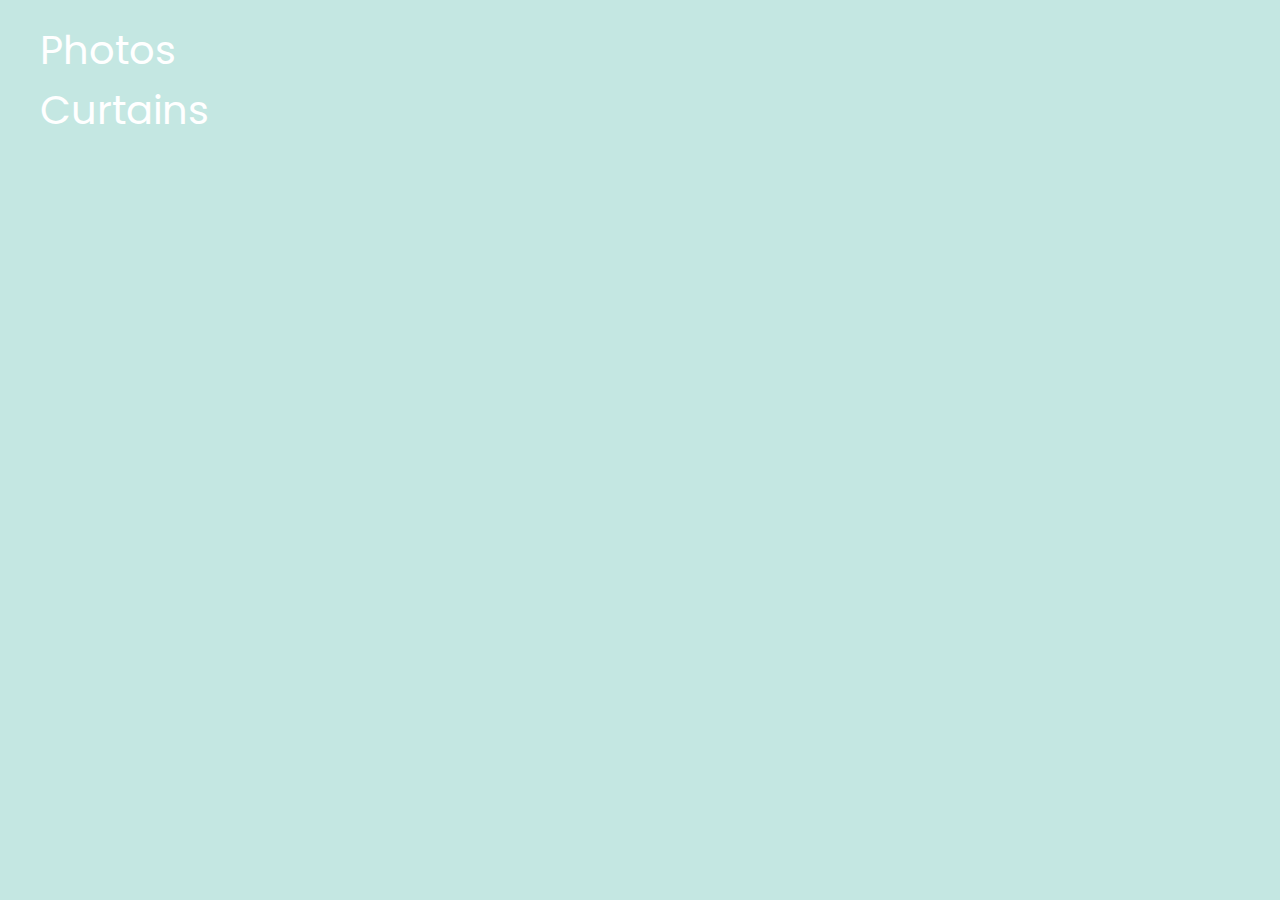
<file: Index.html>
<!DOCTYPE html>
<html>
<head>
	<title>Steve' Web Design PlayGround</title>
	<style type="text/css">
		@import url('https://fonts.googleapis.com/css2?family=Poppins:wght@700&display=swap');
		*{
			padding: 0;
			margin:0;
		}
		body{
			background: #C4E7E2;
		}

		.link{
			font-family: poppins;
			font-size:40px;
			color: #fff;
			position: relative;
			left:40px;
			top:20px;
			cursor: pointer;
		}

		.link a{
			text-decoration: none;
		}
	</style>
</head>
<body>
	<div class="link" onClick="navTo('photos/Photos.html')">Photos</div>
	<div class="link" onClick="navTo('Curtains/Index.html')">Curtains</div>

	<script type="text/javascript">
		
		function navTo(url){
			document.location = url;
		}
	</script>
</body>
</html>
</file>
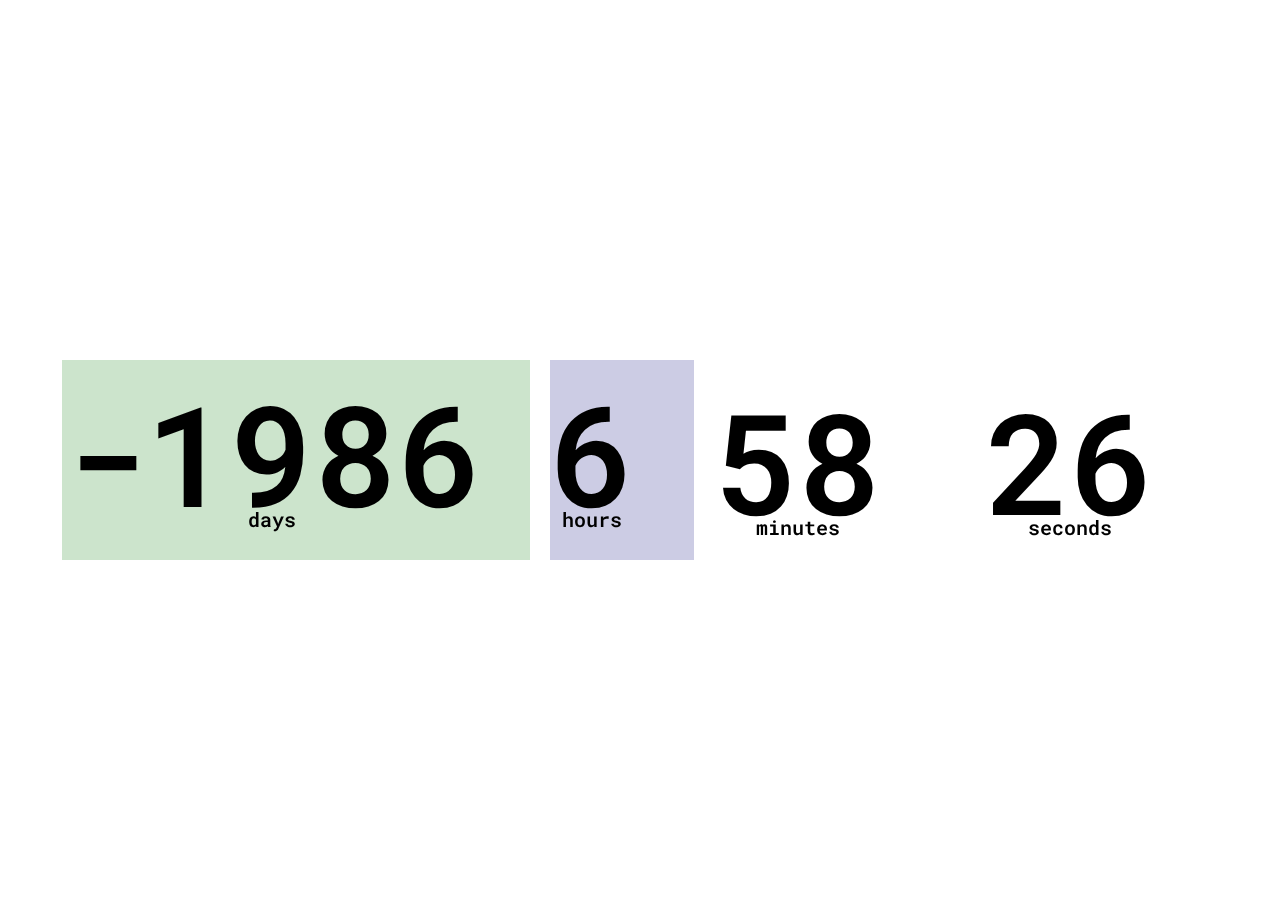
<file: Countdown/Countdown.html>
<!DOCTYPE html>
<html>
<head>
	<title>Countdown</title>

	<style type="text/css">
		@import url('https://fonts.googleapis.com/css2?family=Roboto+Mono:wght@500&display=swap');
		*{
			margin:0px;
			padding: 0px;

		}

		.container{
			position: fixed;
			left:50%;
			top: 50%;
			height: 100px;
			width: 400px;
			transform: translate(-50%, -50%);
			display: flex;	


		}

		div {
			justify-content: center;
			align-items: center;
			font-family: 'Roboto Mono';
			font-size: 140px;
			font-weight: 600;
			color:#000;
			margin: 10px;
			
		}

		.days{
			height: 200px;
			background: rgba(0,122,0, .2);
		}

		.hours{
			height: 200px;
			background: rgba(0,0,122, .2);
		}



		.days:after{
			content: 'days';
			position: relative;
			bottom:-20px;
			left: -50%;
			width:100%;
			transform: translateX(-50%);
			font-size: 20px;
		}

		.hours:after{
			content: 'hours';
			position: relative;
			bottom:-20px;
			left: -50%;
			width:100%;
			transform: translateX(-50%);
			font-size: 20px;
		}

		.minutes:after{
			content: 'minutes';
			position: relative;
			bottom:-20px;
			left: -50%;
			width:100%;
			transform: translateX(-50%);
			font-size: 20px;
		}

		.seconds:after{
			content: 'seconds';
			position: relative;
			bottom:-20px;
			left: -50%;
			width:100%;
			transform: translateX(-50%);
			font-size: 20px;
		}

		

	</style>
</head>
<body>
	<div class="container">
		<div class="days">0</div>
		<div class="hours">0</div>
		<div class="minutes">0</div>
		<div class="seconds">0</div>
	</div>

	<script type="text/javascript">
		const theDays = document.querySelector(".days");
		const theHours = document.querySelector(".hours");
		const theMinutes = document.querySelector(".minutes");
		const theSeconds = document.querySelector(".seconds");
		const tgDate = "2/15/2021"
		const targetDate = new Date(tgDate);
		const theDate = new Date();
		let difference =targetDate -  theDate ;//in milliseconds
		


		function calcDate(chunk){
			

			let seconds = difference / 1000 ;
			let minutes = seconds / 60 ;
			let hours = minutes / 60 ;
			let days = hours / 24;

			//days is accurate, now calc the remaining hours / minutes / seconds

			hours 		= 24 * (days - (Math.floor(days)));		
			minutes 	= 60 * (hours - Math.floor(hours));
			seconds 	= 60 * (minutes - Math.floor(minutes));

			days = Math.floor(days);
			seconds = Math.floor(seconds);
			//if (seconds==0){minutes--};
			minutes = Math.floor(minutes);

			theSeconds.innerText = seconds;
			theMinutes.innerText = minutes;
			theHours.innerText = Math.floor(hours);
			theDays.innerText = days;

			console.log("Days", days);
			difference = difference - chunk;

			setTimeout(function(){calcDate(1000)}, 1000);
		}

		calcDate(0);

	</script>
</body>
</html>
</file>
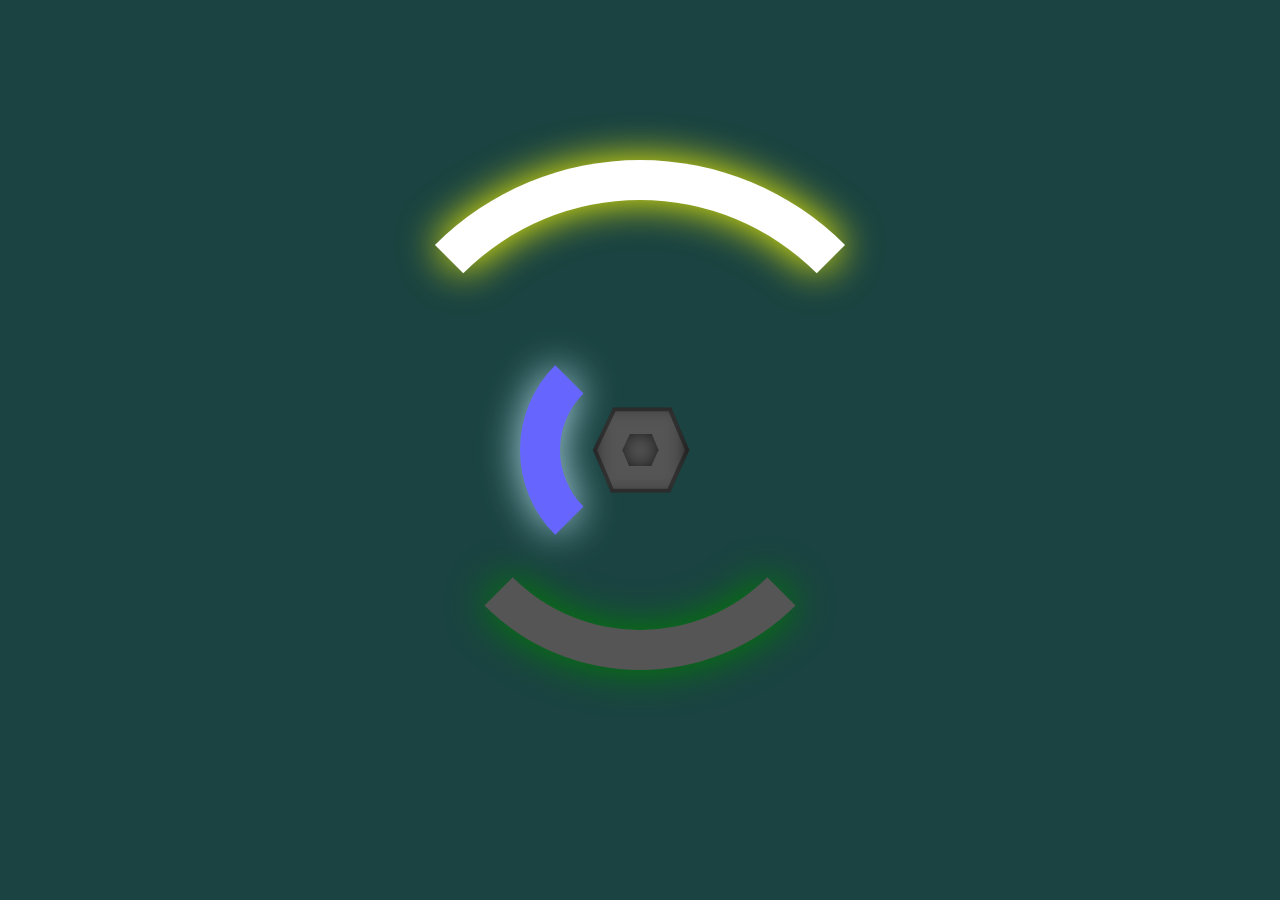
<file: CSSCHallenge/TRotatingCircles.html>
<!DOCTYPE html>
<html>
<head>
	<title>Challenge 1</title>
	<style type="text/css">
		*{
			margin: 0;
			padding: 0;
		}

		body{
			background: #1a4341;
		}

		div{
			position:fixed;
			left: 50%;
			top: 50%;
			
			

			
			
		}



		.inner {

		    width: 500px;
		    height: 500px;
		    border: 40px solid #fff;
		    border-color: #fff transparent transparent transparent ;
		    border-radius: 50% 50% 50% 50%;
			z-index:40;
			transform: translate(-50%, -50%);
			animation: rotateRight;
			animation-duration: 2s;
			animation-timing-function: ease-in;
			animation-fill-mode: forwards;
			animation-iteration-count: infinite;
			transform-origin: top left;
			filter: drop-shadow(0px 0px 20px yellow);

			
		}


		@keyframes rotateRight {
			0%{transform: rotate(0deg) translate(-50%, -50%);;}

			100%{transform: rotate(360deg) translate(-50%, -50%);}

		}

		.outer{

		    width: 360px;
		    height: 360px;
		    border: 40px solid #555;
		    border-color: transparent transparent #555  transparent ;
		    border-radius: 50% 50% 50% 50%;
			z-index:40;
			transform: translate(-50%, -50%);
			animation: rotateLeft;
			animation-duration: 1.5s;
			animation-timing-function: ease-out; 
			animation-fill-mode: forwards;
			animation-iteration-count: infinite;
			transform-origin: top left;
			filter: drop-shadow(0px 0px 20px green);
			
		}
		
		@keyframes rotateLeft {
			0%{transform: rotate(0deg) translate(-50%, -50%);;}

			100%{transform: rotate(-360deg) translate(-50%, -50%);}

		}


		.middle{

		    width: 160px;
		    height: 160px;
		    border: 40px solid #987;
		    border-color: transparent transparent   transparent #66F ;
		    border-radius: 50% 50% 50% 50%;
			z-index:40;
			transform: translate(-50%, -50%);
			animation: rotateLeft;
			animation-duration: 2.5s;
			animation-timing-function: ease-in-out;
			animation-fill-mode: forwards;
			animation-iteration-count: infinite;
			transform-origin: top left;
		    filter: drop-shadow(0px 0px 20px lightblue);
					
		}

		.bolt{

		    width: 100px;
		    height: 100px;
		    border: 6px solid #222;
			z-index:40;
			transform: translate(-50%, -50%);
			animation: rotateRight;
			animation-duration: 3s;
			animation-timing-function: linear;
			animation-fill-mode: forwards;
			animation-iteration-count: infinite;
			transform-origin: top left;
			clip-path: polygon(26% 12%, 78% 12%, 94% 50%, 77% 88%, 24% 88%, 8% 50%);
			background: #333;	
			box-shadow: inset 0px 0px 20px #111;
		}

		.bolt:before{
			content: '';
			position: absolute;
			left: 50%;
			top: 50%;
			transform: translate(-50%, -50%);
		    width: 96%;
		    height: 96%;
		    border: 3px solid #000;
			clip-path: polygon(26% 12%, 78% 12%, 94% 50%, 77% 88%, 24% 88%, 8% 50%);
			background: #555;	
			box-shadow: inset 0px 0px 20px #111;
		}

		.bolt:after{
			content: '';
			position: absolute;
			left: 50%;
			top: 50%;
			transform: translate(-50%, -50%);
		    width: 36%;
		    height: 36%;
		    border: 3px solid #000;
			clip-path: polygon(26% 12%, 78% 12%, 94% 50%, 77% 88%, 24% 88%, 8% 50%);
			background: #555;	
			box-shadow: inset 0px 0px 20px #111;
		}
	</style>
</head>
<body>
	<div class="inner"></div>
	
	<div class="outer"></div>
	<div class="middle"></div>
	<div class="bolt"></div>
	
	
	

</body>
</html>
</file>
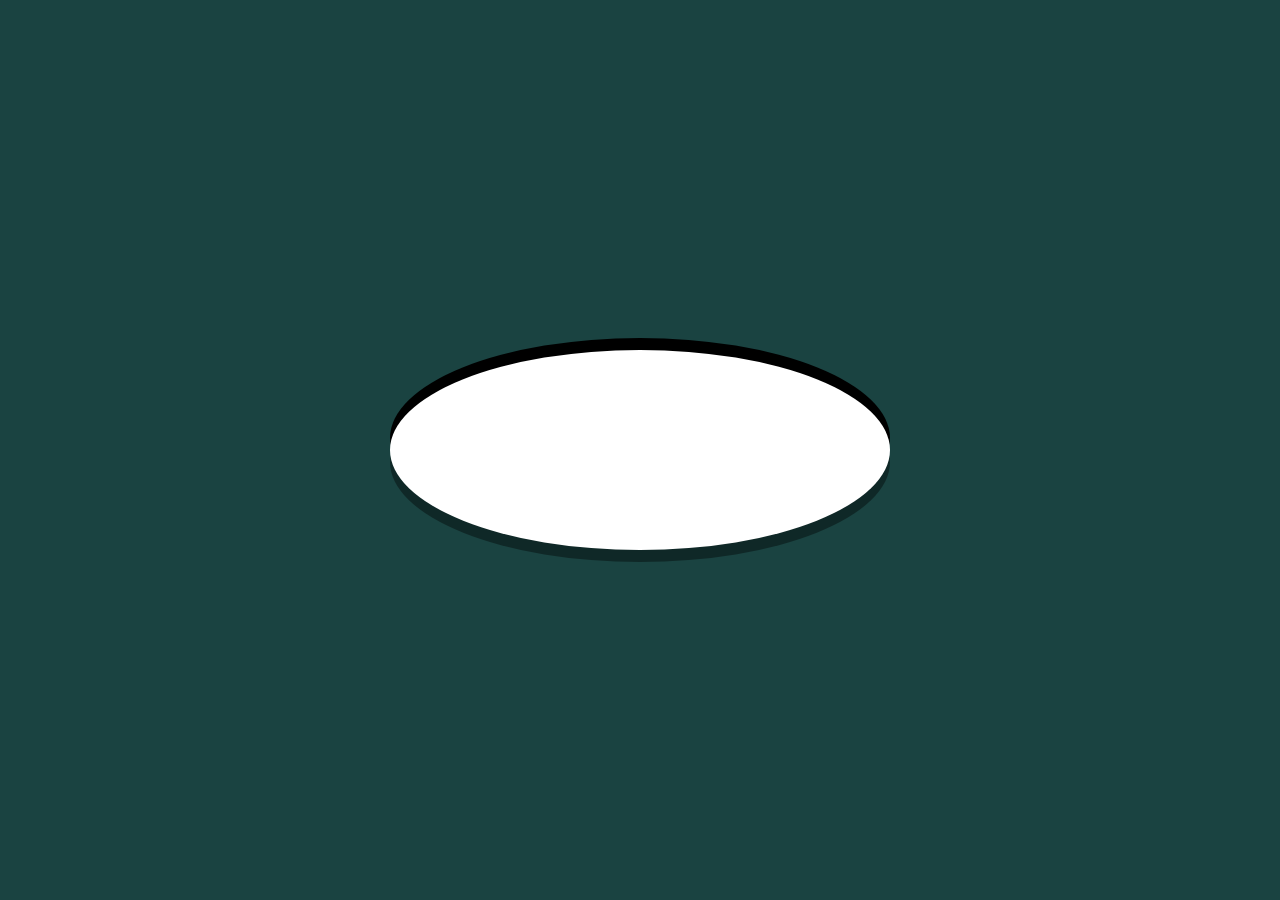
<file: CSSCHallenge/TwoCircles.html>
<!DOCTYPE html>
<html>
<head>
	<title>Challenge 1</title>
	<style type="text/css">
		*{
			margin: 0;
			padding: 0;
		}

		body{
			background: #1a4341;
		}

		div{
			position:fixed;
			left: 50%;
			top: 50%;
			width: 500px;
			height: 200px;
			border-radius: 100% 100% 100% 100%;
		}

		.inner {
			transform: translate(-50%, -50%);
			background: #fff;
			/*box-shadow: 0 13px 0 rgba(0,0,0,.3);*/
		}

		.bottom{
			transform: translate(-50%, -44%);
			background: rgba(0,0,0,.4);
		}
		

		.top{
			transform: translate(-50%, -56%);
			background: #000;
		}

	</style>
</head>
<body>
	
	<div class="top"></div>
	<div class="bottom"></div>
	<div class="inner"></div>
	<div class="center"></div>
</body>
</html>
</file>
